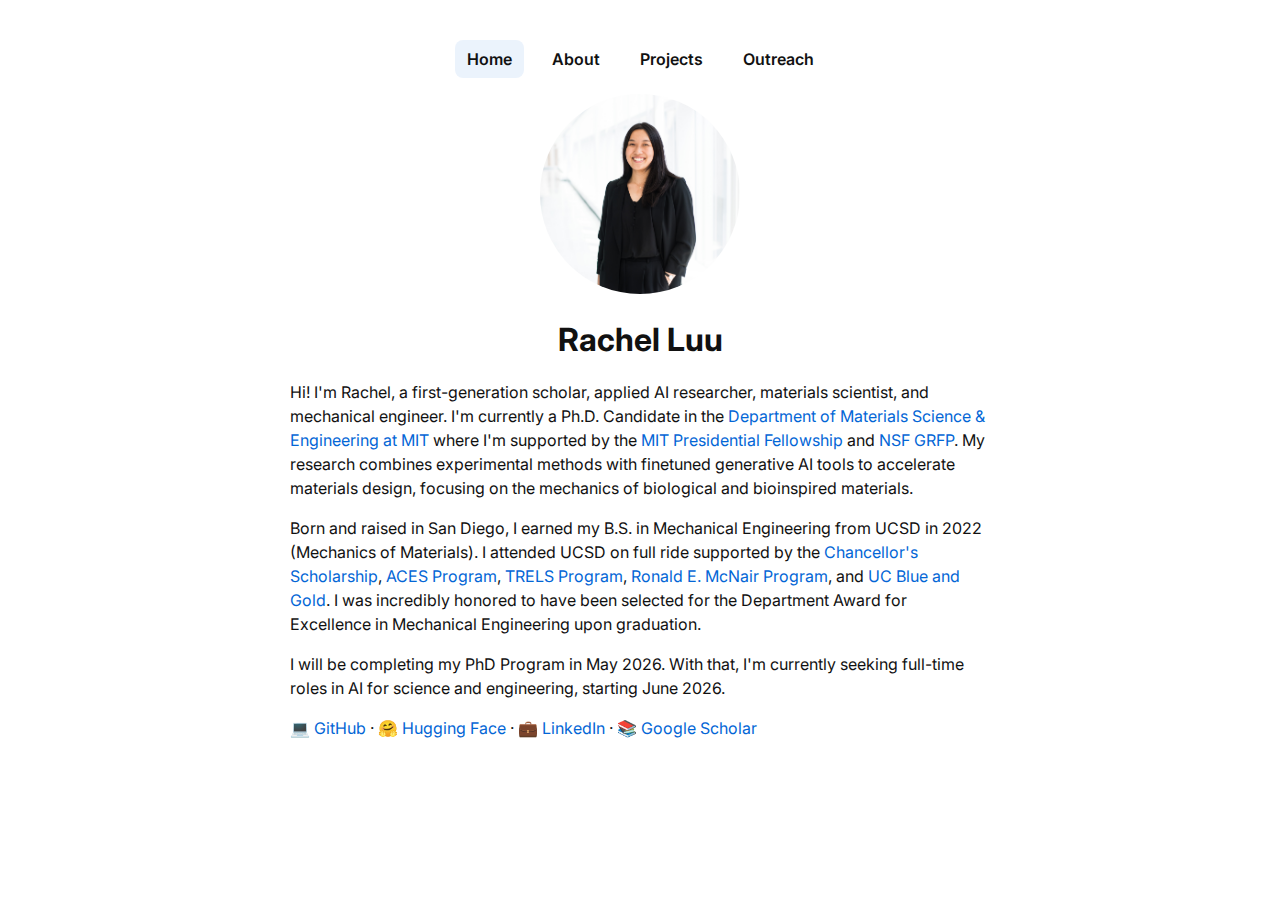
<file: index.html>
<!DOCTYPE html>
<html lang="en">
<head>
  <meta charset="UTF-8" />
  <meta name="viewport" content="width=device-width, initial-scale=1.0" />
  <title>Rachel Luu</title>
  <!-- Load Inter: modern, clean sans-serif. Replace or remove if you prefer local fonts. -->
  <link rel="preconnect" href="https://fonts.googleapis.com">
  <link rel="preconnect" href="https://fonts.gstatic.com" crossorigin>
  <link href="https://fonts.googleapis.com/css2?family=Inter:wght@300;400;600;700&display=swap" rel="stylesheet">
  <link rel="stylesheet" href="styles.css">
</head>
<body class="page-index">
  <header class="site-header">
    <nav class="site-nav">
      <a href="index.html" class="nav-link" aria-current="page">Home</a>
      <a href="about.html" class="nav-link">About</a>
      <a href="projects.html" class="nav-link">Projects</a>
      <a href="outreach.html" class="nav-link">Outreach</a>
    </nav>
  </header>

  <img src="media/about/rach.png" alt="Rachel Luu" class="profile" />
  <h1>Rachel Luu</h1>

  <p>
    Hi! I'm Rachel, a first-generation scholar, applied AI researcher, materials
    scientist, and mechanical engineer. I'm currently a Ph.D. Candidate in the 
    <a href="https://dmse.mit.edu/" target="_blank" rel="noopener noreferrer">Department of Materials Science &amp; Engineering at MIT</a> where I'm supported by the
    <a href="https://oge.mit.edu/fellowships/presidential-graduate-fellowship-program/" target="_blank" rel="noopener noreferrer">MIT Presidential Fellowship</a> and
    <a href="https://oge.mit.edu/fellowships/nsf/" target="_blank" rel="noopener noreferrer">NSF GRFP</a>.
    My research combines experimental methods with finetuned generative AI
    tools to accelerate materials design, focusing on the mechanics of
    biological and bioinspired materials.
  </p>

  <p>
    Born and raised in San Diego, I earned my B.S. in Mechanical Engineering
    from UCSD in 2022 (Mechanics of Materials). I attended UCSD on full ride supported by the
    <a href="https://students.ucsd.edu/sponsor/chancellors-scholars/" target="_blank" rel="noopener noreferrer">Chancellor's Scholarship</a>,
    <a href="https://jacobsschool.ucsd.edu/idea/specialized-programs" target="_blank" rel="noopener noreferrer">ACES Program</a>,
    <a href="https://ugresearch.ucsd.edu/programs/all-urh-programs/trels/index.html" target="_blank" rel="noopener noreferrer">TRELS Program</a>, 
    <a href="https://ugresearch.ucsd.edu/programs/all-urh-programs/mcnair/index.html" target="_blank" rel="noopener noreferrer">Ronald E. McNair Program</a>, and
    <a href="https://admission.universityofcalifornia.edu/tuition-financial-aid/types-of-aid/blue-and-gold-opportunity-plan.html" target="_blank" rel="noopener noreferrer">UC Blue and Gold</a>. 
    I was incredibly honored to have been selected for the Department Award for Excellence in Mechanical Engineering upon graduation.
  </p>

  <p>
    I will be completing my PhD Program in May 2026. With that, I'm currently seeking full-time roles in AI for science and engineering, starting June 2026.
  </p>


  <p class="links">
    💻 <a href="https://github.com/rachelkluu" target="_blank" rel="noopener noreferrer">GitHub</a> ·
    🤗 <a href="https://huggingface.co/rachelkluu" target="_blank" rel="noopener noreferrer">Hugging Face</a> ·
    💼 <a href="https://www.linkedin.com/in/rachelluu00" target="_blank" rel="noopener noreferrer">LinkedIn</a> ·
    📚 <a href="https://scholar.google.com/citations?user=D1Gewq4AAAAJ&hl=en" target="_blank" rel="noopener noreferrer">Google Scholar</a>

  </p>


</body>
</html>
</file>
<file: styles.css>
/* Shared styles for Rachel Luu's website */
:root {
  --max-width: 900px;
  --accent: #0366d6;
}

/* Base layout & typography */
body {
  font-family: 'Inter', system-ui, -apple-system, "Segoe UI", Roboto, "Helvetica Neue", Arial, sans-serif;
  max-width: var(--max-width);
  margin: 2.5rem auto;
  padding: 0 1rem;
  line-height: 1.5;
  color: #111;
}
h1 {
  font-size: 2rem;
  margin-bottom: 0.5rem;
  text-align: center;
}
h2 {
  font-size: 1.25rem;
  margin-top: 1.5rem;
  border-bottom: 2px solid #eee;
  padding-bottom: 0.25rem;
}
a {
  color: var(--accent);
  text-decoration: none;
}
a:hover {
  text-decoration: underline;
}

/* Small helpers */
.small {
  font-size: 0.95rem;
  color: #555;
}
p.lead {
  font-size: 1.05rem;
  color: #222;
}

/* Site header/nav styles */
.site-header {
  display: flex;
  justify-content: center;
  margin-bottom: 1rem;
}
.site-nav {
  display: flex;
  gap: 1rem;
  align-items: center;
}
.nav-link {
  padding: 0.45rem 0.75rem;
  border-radius: 8px;
  text-decoration: none;
  color: inherit;
  font-weight: 600;
}
.nav-link[aria-current="page"] {
  background: rgba(3, 102, 214, 0.08);
}

/* Narrow the content on the home page only */
body.page-index {
  max-width: 700px; /* narrower text box for home */
}

/* Adjust profile image on home page */
img.profile {
  display: block;
  margin: 0 auto 1rem auto;
  width: 200px; /* bumped up */
  height: 200px;
  object-fit: cover;
  border-radius: 50%;
}

/* Two-column layout utility used on About page (education section) */
.cols {
  display: grid;
  grid-template-columns: 1fr 1fr;
  gap: 1.25rem;
  align-items: start;
}
@media (max-width: 700px) {
  .cols {
    grid-template-columns: 1fr;
  }
}

/* Centered, no-bullets lists used for Scholarships & Awards */
.center-list {
  list-style: none;
  padding-left: 0;
  margin: 0 auto;
  text-align: center;
  max-width: 680px; /* keep lines readable */
}
.center-list li {
  margin: 0.25rem 0;
}

/* Honors / circular photos: center and size smaller */
.honors-photos {
  display: flex;
  justify-content: center;
  gap: 1rem;
  margin-top: 1rem;
  flex-wrap: wrap;
}
.honors-photos img {
  width: 110px;
  height: 110px;
  border-radius: 50%;
  object-fit: cover;
  box-shadow: 0 8px 24px rgba(0,0,0,0.16);
  cursor: pointer;
  transition: transform .18s ease, box-shadow .18s ease;
}
.honors-photos img:hover { transform: translateY(-6px); box-shadow: 0 14px 40px rgba(0,0,0,0.22); }

/* Gallery grid: smaller thumbnails, consistent across about/gallery */
.gallery {
  display: grid;
  grid-template-columns: repeat(auto-fill, minmax(140px, 1fr));
  gap: 0.6rem;
  margin-top: 1rem;
}

/* Thumbnail images used in gallery and thumbnails across pages */
.gallery img,
.img-thumb,
.project-img {
  width: 100%;
  aspect-ratio: 4 / 3;
  object-fit: cover;
  border-radius: 8px;
  cursor: pointer;
  display: block;
  transition: transform 0.15s ease, box-shadow 0.15s ease;
}

/* lightboxable affordance */
img.lightboxable {
  cursor: pointer;
  outline: none;
}

/* Lightbox modal (shared) */
.lightbox {
  position: fixed;
  inset: 0;
  display: none;
  align-items: center;
  justify-content: center;
  background: rgba(0,0,0,0.85);
  z-index: 9999;
  padding: 1rem; /* breathing room on small screens */
}
.lightbox.open { display: flex; }

/* inner container keeps caption and image centered and constrained */
.lightbox > div {
  display: flex;
  flex-direction: column;
  align-items: center;
  gap: .6rem;
  max-width: 98vw;
  width: 100%;
}

.lightbox img {
  width: auto;
  height: auto;
  max-width: min(96vw, 1600px);
  max-height: 94vh;
  border-radius: 8px;
  box-shadow: 0 20px 56px rgba(0,0,0,.7);
}
.lightbox .caption {
  color: #fff;
  margin-top: .2rem;
  text-align: center;
  max-width: 95vw;
}

/* Lightbox close button */
.lightbox-close {
  position: absolute;
  top: 1rem;
  right: 1rem;
  width: 44px;
  height: 44px;
  border-radius: 8px;
  border: none;
  background: rgba(255,255,255,0.06);
  color: #fff;
  font-size: 20px;
  line-height: 1;
  display: flex;
  align-items: center;
  justify-content: center;
  cursor: pointer;
  box-shadow: 0 6px 18px rgba(0,0,0,0.3);
}
.lightbox-close:hover { background: rgba(255,255,255,0.12); transform: translateY(-2px); }

/* Increase tap target on small screens */
@media (max-width:480px){
  .lightbox-close { width: 48px; height:48px; font-size:22px; top: 0.75rem; right:0.75rem }
}

/* Responsive adjustments */
@media (max-width: 700px) {
  body {
    margin: 1.5rem auto;
  }
  .site-nav {
    gap: 0.5rem;
  }
}

/* Project page specific styles (scoped to avoid affecting other pages) */
.page-projects nav:not(.site-nav) {
  display: flex;
  gap: 0.6rem;
  justify-content: center;
  margin: 0.75rem 0 1.25rem 0;
  flex-wrap: wrap;
}

.page-projects nav:not(.site-nav) a {
  display: inline-block;
  padding: 0.5rem 0.9rem;
  border-radius: 10px;
  background: rgba(3,102,214,0.08);
  color: #033e8c;
  text-decoration: none;
  font-weight: 700;
  border: 1px solid rgba(3,102,214,0.12);
  transition: transform 120ms ease, box-shadow 120ms ease, background 120ms ease;
}
.page-projects nav:not(.site-nav) a:hover,
.page-projects nav:not(.site-nav) a:focus {
  transform: translateY(-3px);
  box-shadow: 0 8px 22px rgba(3,102,214,0.12);
  background: rgba(3,102,214,0.14);
}

/* Slightly more vertical spacing between projects */
.page-projects .project {
  margin-bottom: 2rem; /* increased spacing */
}

/* Make section anchors land below the header reliably */
.page-projects section {
  scroll-margin-top: 110px; /* gives space so headings are visible after jump */
}

/* Improve active/focus states for top category buttons */
.page-projects nav:not(.site-nav) a:active,
.page-projects nav:not(.site-nav) a:focus,
.page-projects nav:not(.site-nav) a[aria-pressed="true"] {
  outline: none;
  transform: translateY(-2px);
  box-shadow: 0 10px 26px rgba(3,102,214,0.14);
  background: rgba(3,102,214,0.18);
}

/* Ensure nav buttons are keyboard-focus visible */
.page-projects nav:not(.site-nav) a:focus-visible {
  box-shadow: 0 0 0 4px rgba(3,102,214,0.12);
}

/* Project rows: photo column + text column */
.page-projects .project {
  display: flex;
  gap: 1.25rem; /* slightly larger gap */
  align-items: flex-start;
  margin-bottom: 1.25rem;
}

.page-projects .project-img {
  width: 160px; /* larger than before */
  height: 120px;
  object-fit: cover;
  border-radius: 8px;
  flex: 0 0 160px;
  background: #f6f7f8;
  transition: transform 150ms ease, box-shadow 150ms ease;
}
.page-projects .project-img:hover {
  transform: translateY(-4px);
  box-shadow: 0 10px 28px rgba(0,0,0,0.12);
}

.page-projects .project-body {
  flex: 1 1 auto;
}

.page-projects .project-title {
  font-weight: 700;
  margin: 0 0 0.25rem 0;
  display: flex;
  align-items: baseline;
  gap: 0.6rem;
}

/* Project date styling (smaller, muted) */
.page-projects .project-date {
  font-size: 0.85rem;
  color: #6b7280; /* cool gray */
  font-weight: 500;
  margin-left: 0.5rem;
  align-self: center;
}

/* Make section headers on Projects page more prominent */
.page-projects h2 {
  font-size: 1.4rem;
  margin-top: 1.75rem;
  letter-spacing: 0.6px;
  color: #0b2f66;
}

/* Style project action links (paper, weights, etc.) as buttons */
.page-projects .project-links {
  margin-top: 0.6rem;
  display: flex;
  gap: 0.5rem;
  flex-wrap: wrap;
  align-items: center;
}
.page-projects .project-links a {
  font-size: 0.9rem;
  color: white;
  background: var(--accent);
  padding: 0.35rem 0.6rem;
  border-radius: 8px;
  text-decoration: none;
  border: 1px solid rgba(255,255,255,0.06);
  box-shadow: 0 6px 18px rgba(3,102,214,0.12);
  transition: transform 120ms ease, box-shadow 120ms ease, background 120ms ease;
}
.page-projects .project-links a:hover,
.page-projects .project-links a:focus {
  transform: translateY(-3px);
  box-shadow: 0 12px 30px rgba(3,102,214,0.18);
  background: #024e9a;
}

/* Project team line styling (scoped to Projects page) */
.page-projects .project-team {
  font-size: 0.9rem;
  color: #6b7280; 
  margin-top: 0.75rem; 
  font-style: normal;
}
.page-projects .project-team strong {
  font-weight: 400; 
  color: #111;
  margin-right: 0.4rem;
}

/* Responsive: stack on small screens */
@media (max-width: 700px) {
  .page-projects .project {
    flex-direction: column;
  }
  .page-projects .project-img {
    width: 100%;
    height: auto;
    flex: none;
  }
}
</file>
